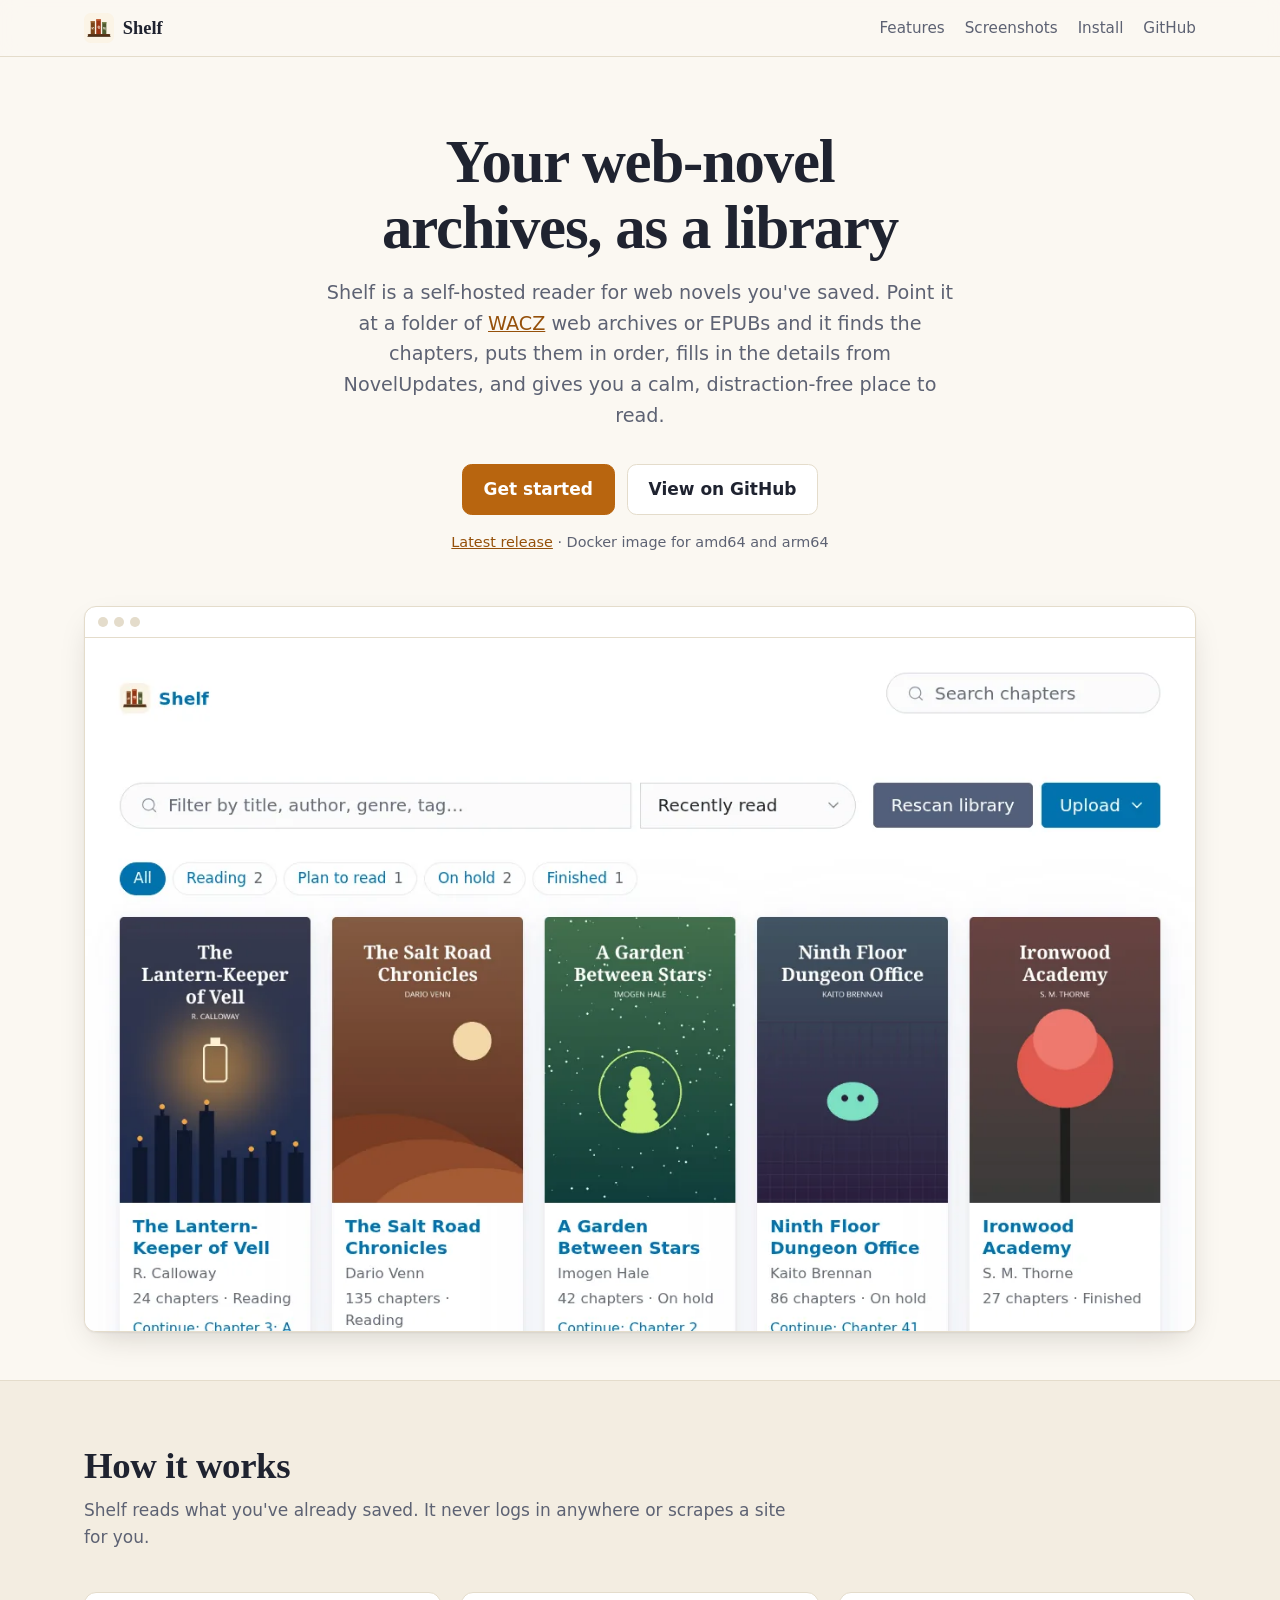
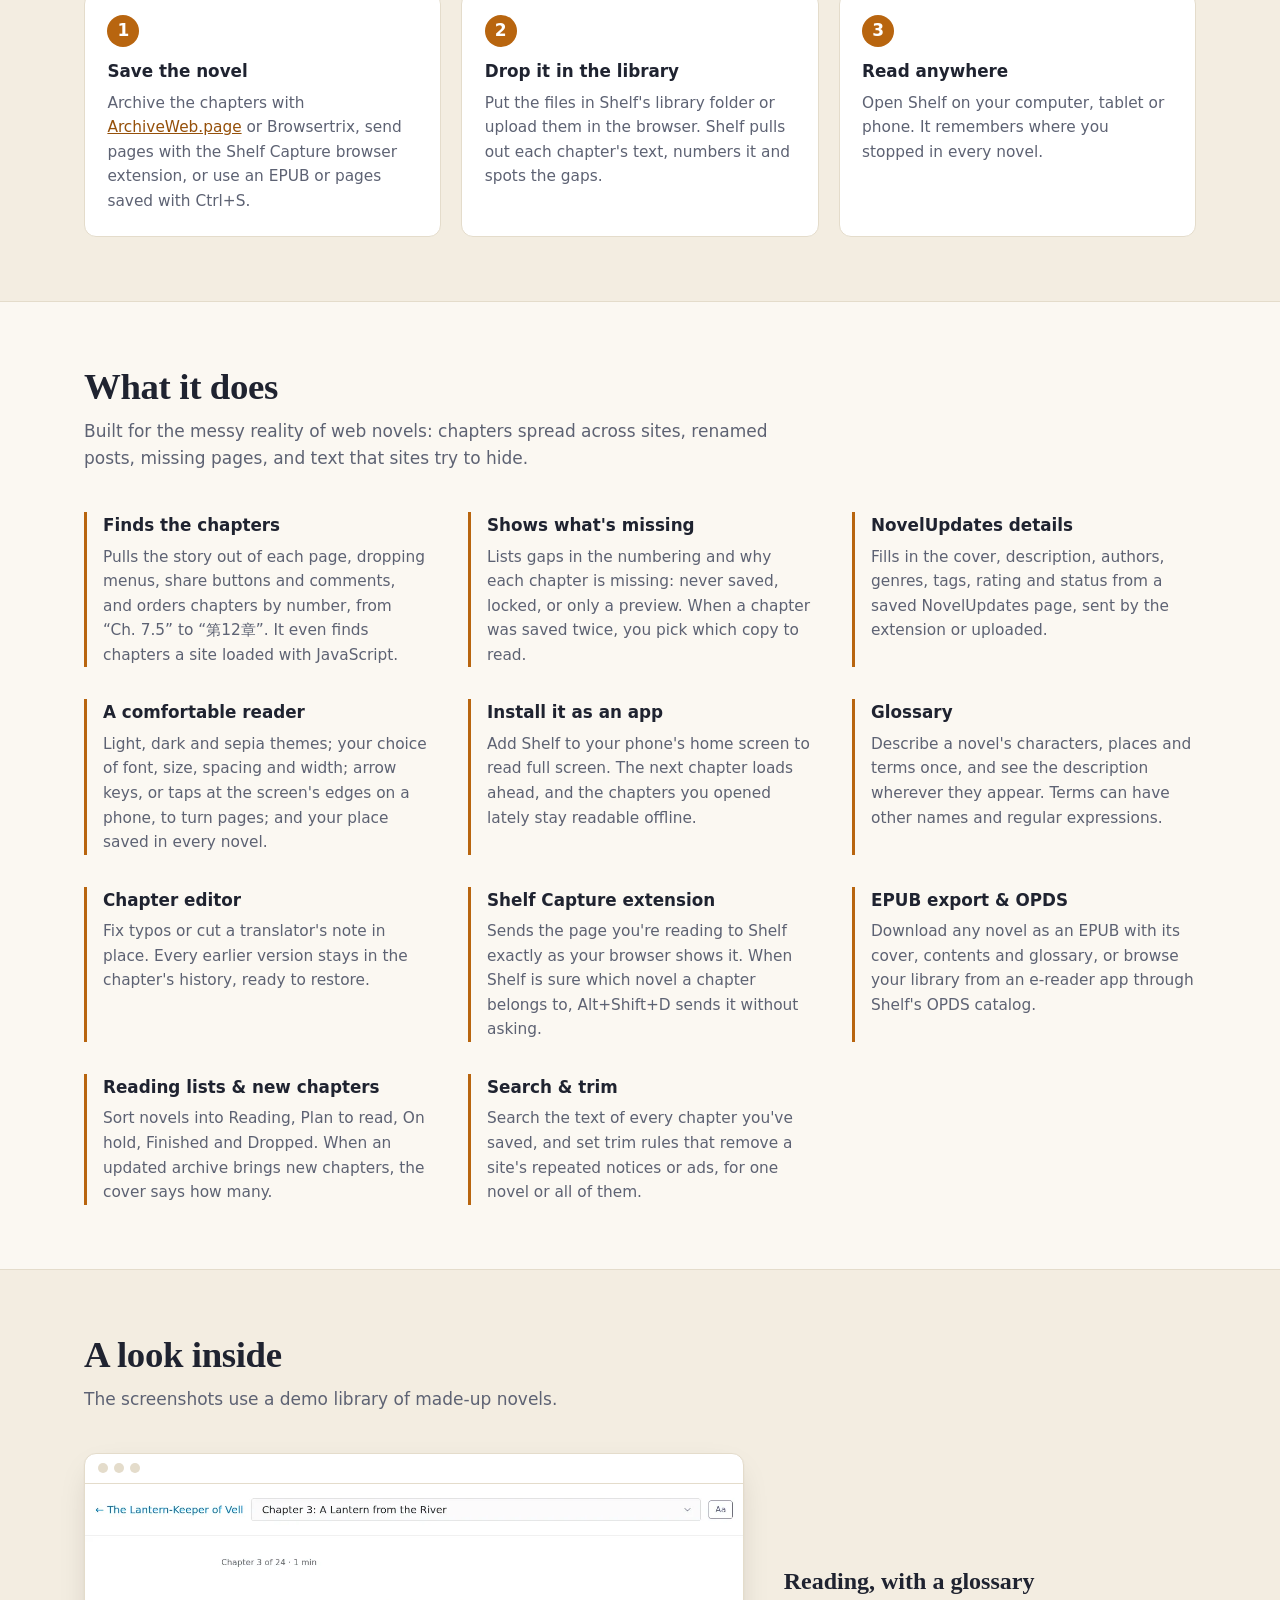
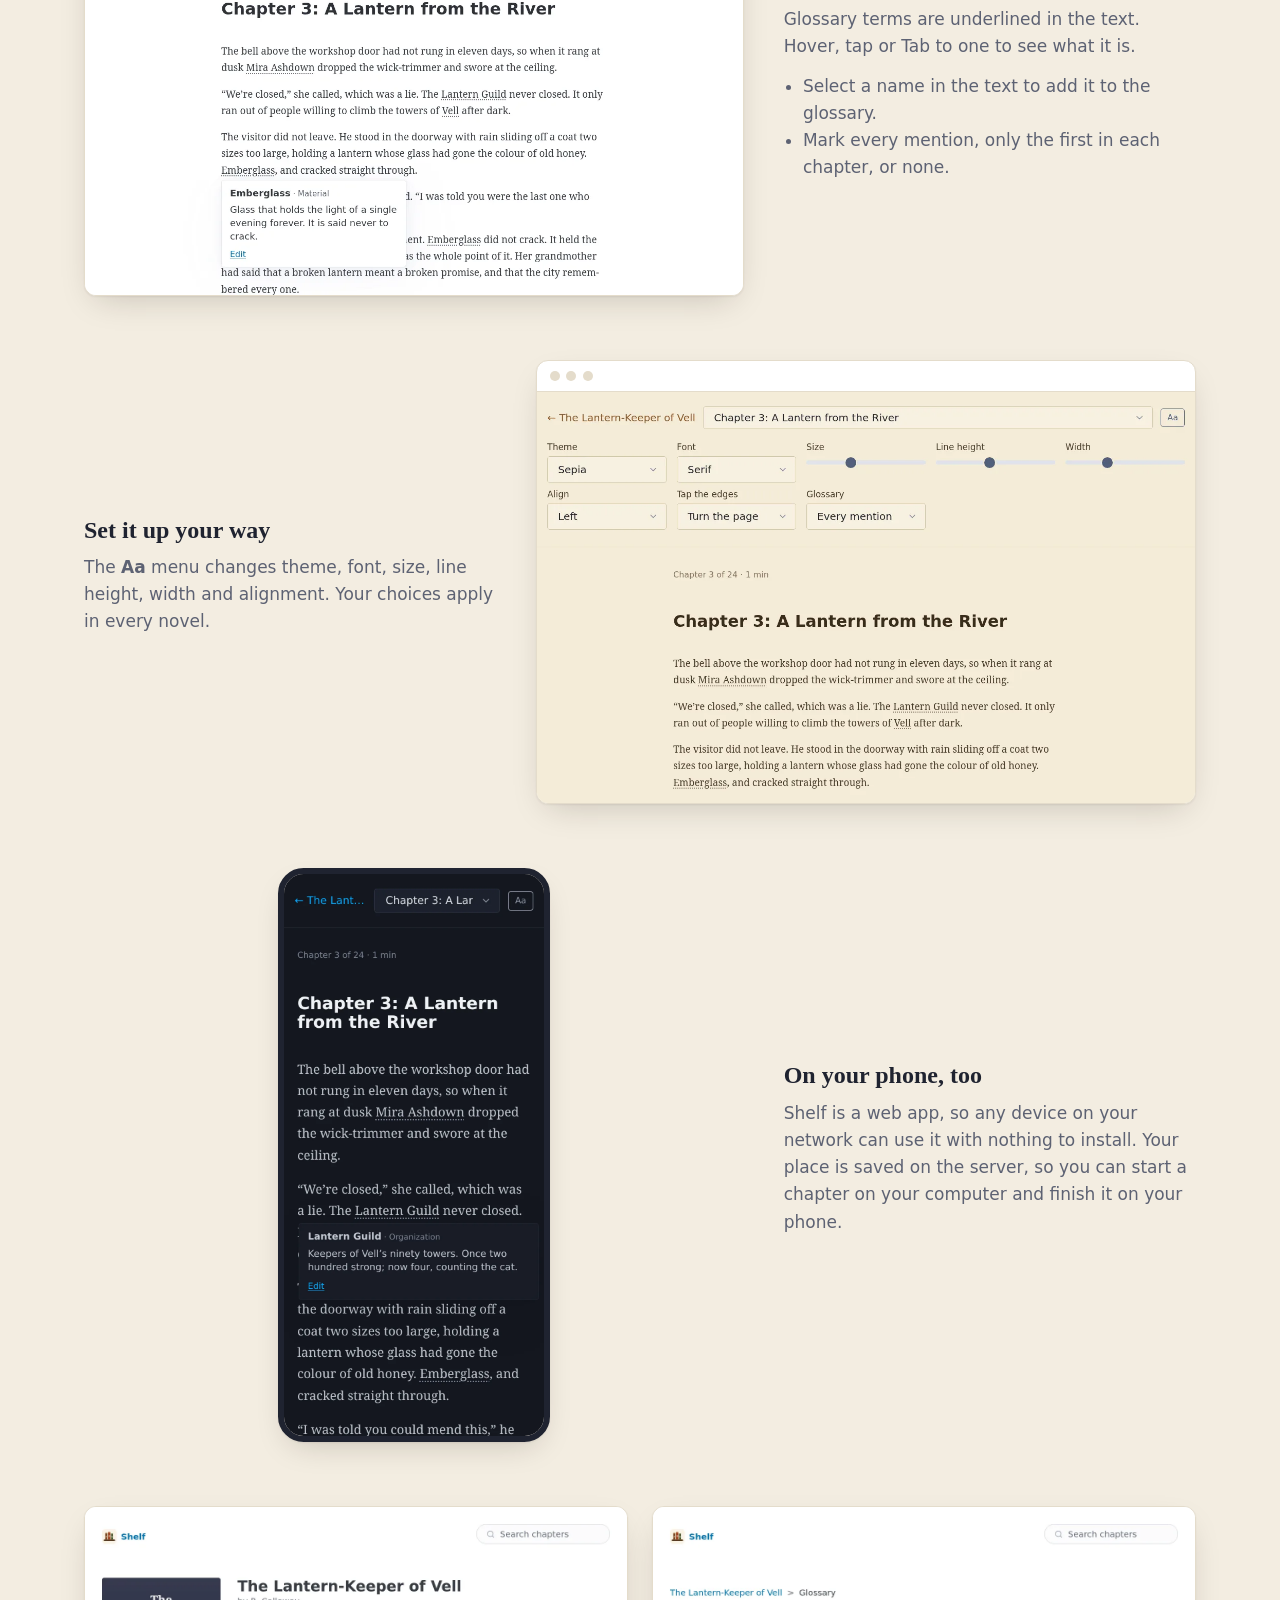
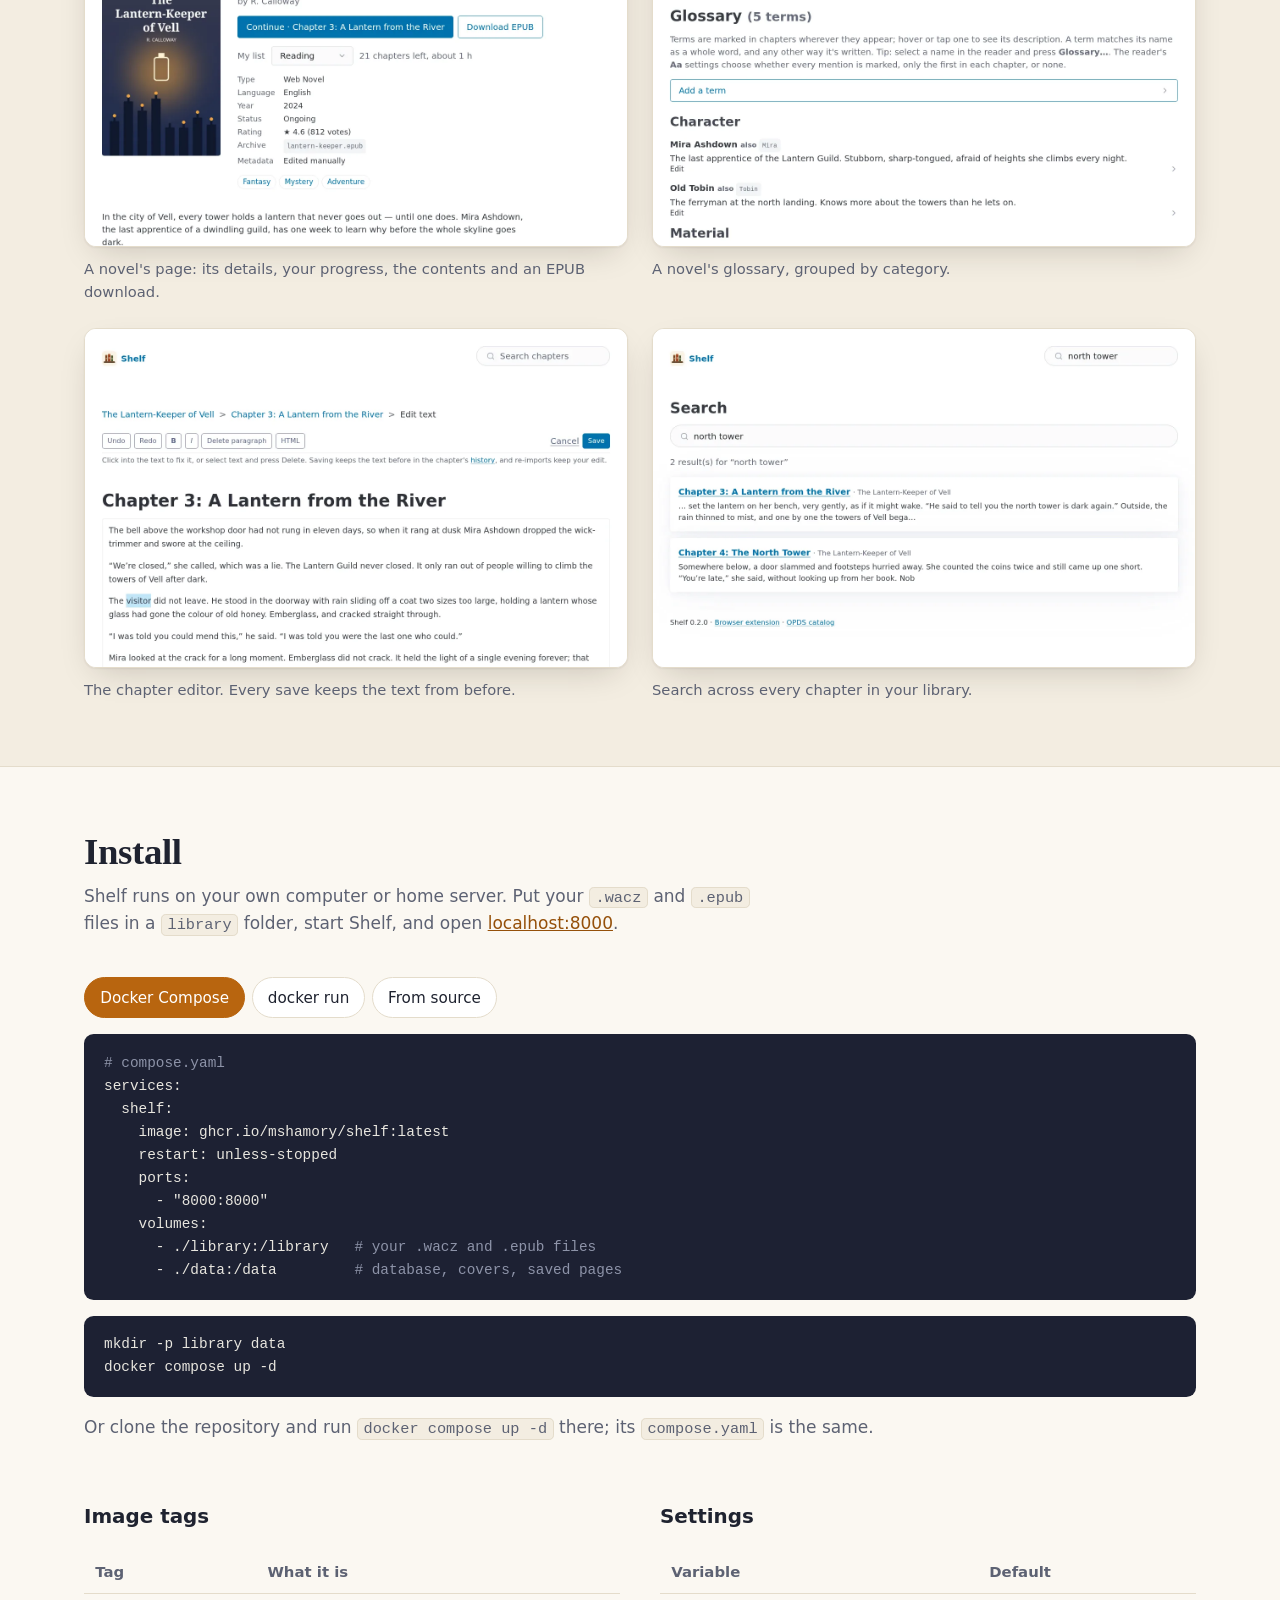
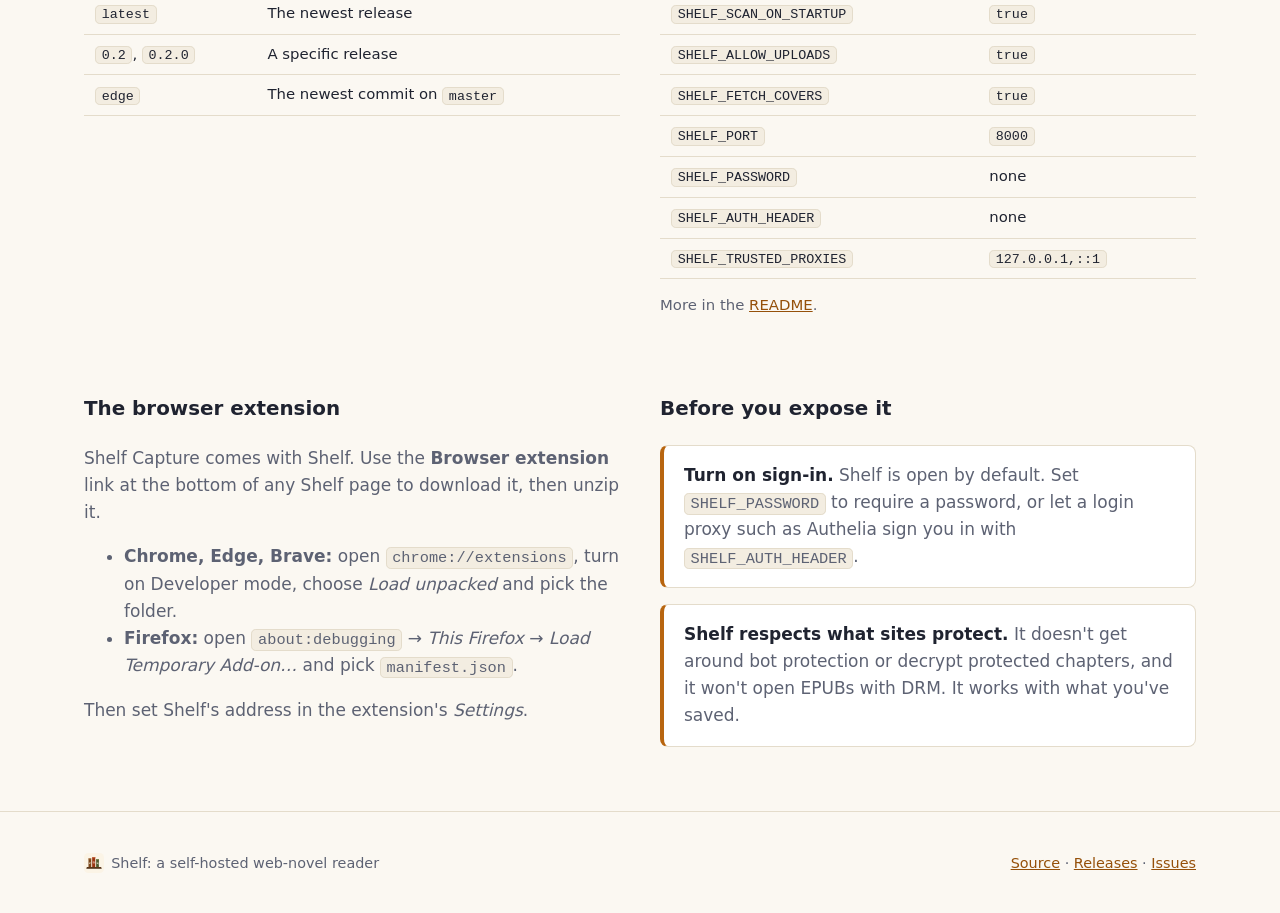
<file: docs/index.html>
<!doctype html>
<html lang="en">
<head>
<meta charset="utf-8">
<meta name="viewport" content="width=device-width, initial-scale=1">
<title>Shelf: a self-hosted reader for your web-novel archives</title>
<meta name="description" content="Shelf turns WACZ web archives and EPUBs of web novels into a clean, self-hosted library and reader, with NovelUpdates metadata, a glossary, a chapter editor and EPUB export.">
<meta property="og:title" content="Shelf">
<meta property="og:description" content="A self-hosted reader for your web-novel archives.">
<meta property="og:image" content="https://mshamory.github.io/Shelf/screenshots/library.webp">
<link rel="icon" type="image/svg+xml" href="icon.svg">
<link rel="apple-touch-icon" href="apple-touch-icon.png">
<style>
:root {
  color-scheme: light dark;
  --bg: #fbf8f2;
  --bg-alt: #f3ede1;
  --card: #ffffff;
  --ink: #1f2330;
  --muted: #5d6273;
  --line: #e4dccb;
  --accent: #b8650f;
  --accent-ink: #ffffff;
  --link: #95500a;
  --code-bg: #1d2133;
  --code-ink: #e8e6df;
  --shadow: 0 1px 2px rgb(30 25 15 / .06), 0 12px 32px -12px rgb(30 25 15 / .22);
  --serif: "Iowan Old Style", "Charter", "Bitstream Charter", "Noto Serif", Georgia, serif;
  --sans: system-ui, -apple-system, "Segoe UI", Roboto, "Noto Sans", sans-serif;
  --mono: ui-monospace, "SF Mono", "Cascadia Code", "JetBrains Mono", Menlo, Consolas, monospace;
}
@media (prefers-color-scheme: dark) {
  :root {
    --bg: #12151f;
    --bg-alt: #181c29;
    --card: #1d2231;
    --ink: #e9e6de;
    --muted: #a3a6b3;
    --line: #2c3243;
    --accent: #f2a541;
    --accent-ink: #1b1406;
    --link: #f4b660;
    --code-bg: #0b0d14;
    --shadow: 0 1px 2px rgb(0 0 0 / .3), 0 16px 40px -16px rgb(0 0 0 / .7);
  }
}
* { box-sizing: border-box; }
html { scroll-behavior: smooth; }
body { margin: 0; background: var(--bg); color: var(--ink); font: 17px/1.6 var(--sans); }
a { color: var(--link); }
img { max-width: 100%; height: auto; display: block; }
.wrap { max-width: 72rem; margin: 0 auto; padding-inline: 1.25rem; }

/* header */
header.top { position: sticky; top: 0; z-index: 10; background: color-mix(in srgb, var(--bg) 88%, transparent);
  backdrop-filter: blur(10px); border-bottom: 1px solid var(--line); }
header.top .wrap { display: flex; align-items: center; gap: 1.5rem; height: 3.5rem; }
.brand { display: inline-flex; align-items: center; gap: .55rem; font: 700 1.15rem var(--serif); color: var(--ink); text-decoration: none; margin-right: auto; }
.brand img, .foot-brand img { flex: none; }
.foot-brand { display: inline-flex; align-items: center; gap: .45rem; }
header nav { display: flex; gap: 1.25rem; font-size: .95rem; }
header nav a { color: var(--muted); text-decoration: none; }
header nav a:hover { color: var(--ink); }
@media (max-width: 40rem) { header nav a:not(.gh) { display: none; } }

/* hero */
.hero { padding-block: 4.5rem 3rem; text-align: center; }
.hero h1 { font: 700 clamp(2.3rem, 6vw, 3.8rem)/1.08 var(--serif); letter-spacing: -.02em; margin: 0 auto 1.1rem; max-width: 18ch; }
.hero p.lede { font-size: 1.2rem; color: var(--muted); max-width: 40rem; margin: 0 auto 2rem; }
.buttons { display: flex; gap: .75rem; justify-content: center; flex-wrap: wrap; }
.btn { display: inline-block; padding: .7rem 1.3rem; border-radius: .6rem; font-weight: 600; text-decoration: none;
  border: 1px solid var(--line); color: var(--ink); background: var(--card); }
.btn.primary { background: var(--accent); border-color: var(--accent); color: var(--accent-ink); }
.btn:hover { filter: brightness(1.06); }
.version { margin-top: 1rem; font-size: .9rem; color: var(--muted); }

.frame { border-radius: .75rem; overflow: hidden; box-shadow: var(--shadow); border: 1px solid var(--line); background: var(--card); }
.frame .bar { height: 1.9rem; display: flex; align-items: center; gap: .4rem; padding-inline: .8rem; border-bottom: 1px solid var(--line); }
.frame .bar i { width: .62rem; height: .62rem; border-radius: 50%; background: var(--line); }
.hero .frame { margin-top: 3.25rem; }

/* sections */
section { padding-block: 4rem; }
section.alt { background: var(--bg-alt); border-block: 1px solid var(--line); }
h2 { font: 700 clamp(1.7rem, 4vw, 2.3rem)/1.15 var(--serif); margin: 0 0 .6rem; letter-spacing: -.01em; }
.sub { color: var(--muted); margin: 0 0 2.5rem; max-width: 44rem; }

.steps { display: grid; grid-template-columns: repeat(auto-fit, minmax(15rem, 1fr)); gap: 1.25rem; counter-reset: step; }
.step { background: var(--card); border: 1px solid var(--line); border-radius: .75rem; padding: 1.4rem; }
.step::before { counter-increment: step; content: counter(step); display: inline-grid; place-items: center;
  width: 2rem; height: 2rem; border-radius: 50%; background: var(--accent); color: var(--accent-ink); font-weight: 700; margin-bottom: .7rem; }
.step h3, .feature h3 { margin: 0 0 .35rem; font-size: 1.05rem; }
.step p, .feature p { margin: 0; color: var(--muted); font-size: .96rem; }

.features { display: grid; grid-template-columns: repeat(auto-fit, minmax(17rem, 1fr)); gap: 2rem 2.5rem; }
.feature { padding-left: 1rem; border-left: 3px solid var(--accent); }

/* showcase rows */
.show { display: grid; grid-template-columns: 1.6fr 1fr; gap: 2.5rem; align-items: center; margin-bottom: 4rem; }
.show:last-child { margin-bottom: 0; }
.show.flip { grid-template-columns: 1fr 1.6fr; }
.show.flip .frame { order: 2; }
.show h3 { font: 700 1.5rem/1.2 var(--serif); margin: 0 0 .6rem; }
.show p { color: var(--muted); margin: 0 0 .8rem; }
.show ul { color: var(--muted); padding-left: 1.2rem; margin: 0; }
.phone { max-width: 17rem; margin-inline: auto; border-radius: 1.6rem; overflow: hidden; border: 6px solid var(--ink); box-shadow: var(--shadow); }
@media (max-width: 50rem) {
  .show, .show.flip { grid-template-columns: 1fr; gap: 1.5rem; }
  .show.flip .frame { order: 0; }
}

.gallery { display: grid; grid-template-columns: repeat(auto-fit, minmax(min(100%, 26rem), 1fr)); gap: 1.5rem; }
.gallery figure { margin: 0; }
.gallery figcaption { margin-top: .6rem; font-size: .92rem; color: var(--muted); }
.gallery a { display: block; }

/* install */
.tabs { display: flex; gap: .4rem; flex-wrap: wrap; margin-bottom: 1rem; }
.tabs button { font: inherit; font-size: .95rem; padding: .45rem .95rem; border-radius: 2rem; border: 1px solid var(--line);
  background: var(--card); color: var(--ink); cursor: pointer; }
.tabs button[aria-selected="true"] { background: var(--accent); border-color: var(--accent); color: var(--accent-ink); }
.panel p { color: var(--muted); }
pre { background: var(--code-bg); color: var(--code-ink); padding: 1.1rem 1.25rem; border-radius: .6rem; overflow-x: auto;
  font: .9rem/1.6 var(--mono); margin: 0 0 1rem; }
pre .c { color: #8d93a8; }
code { font-family: var(--mono); font-size: .9em; }
:not(pre) > code { background: var(--bg-alt); border: 1px solid var(--line); padding: .05rem .35rem; border-radius: .3rem; }
.cols { display: grid; grid-template-columns: repeat(auto-fit, minmax(20rem, 1fr)); gap: 2.5rem; }
.table-wrap { overflow-x: auto; }
table { border-collapse: collapse; width: 100%; font-size: .93rem; }
th, td { text-align: left; padding: .5rem .7rem; border-bottom: 1px solid var(--line); vertical-align: top; }
th { color: var(--muted); font-weight: 600; }

.note { background: var(--card); border: 1px solid var(--line); border-left: 4px solid var(--accent); border-radius: .5rem; padding: 1rem 1.25rem; color: var(--muted); }
.note strong { color: var(--ink); }

footer { padding-block: 2.5rem; color: var(--muted); font-size: .9rem; border-top: 1px solid var(--line); }
footer .wrap { display: flex; flex-wrap: wrap; gap: .5rem 1.5rem; justify-content: space-between; }
</style>
</head>
<body>

<header class="top">
  <div class="wrap">
    <a class="brand" href="#"><img src="icon.svg" alt="" width="30" height="30">Shelf</a>
    <nav>
      <a href="#features">Features</a>
      <a href="#screenshots">Screenshots</a>
      <a href="#install">Install</a>
      <a class="gh" href="https://github.com/mshamory/Shelf">GitHub</a>
    </nav>
  </div>
</header>

<main>
<section class="hero">
  <div class="wrap">
    <h1>Your web-novel archives, as a library</h1>
    <p class="lede">Shelf is a self-hosted reader for web novels you've saved. Point it at a folder of
      <a href="https://specs.webrecorder.net/wacz/latest/">WACZ</a> web archives or EPUBs and it finds the
      chapters, puts them in order, fills in the details from NovelUpdates, and gives you a calm,
      distraction-free place to read.</p>
    <div class="buttons">
      <a class="btn primary" href="#install">Get started</a>
      <a class="btn" href="https://github.com/mshamory/Shelf">View on GitHub</a>
    </div>
    <p class="version"><a href="https://github.com/mshamory/Shelf/releases/latest">Latest release</a> · Docker image for amd64 and arm64</p>
    <div class="frame">
      <div class="bar"><i></i><i></i><i></i></div>
      <picture>
        <source srcset="screenshots/library-dark.webp" media="(prefers-color-scheme: dark)">
        <img src="screenshots/library.webp" width="1280" height="800" alt="Shelf's library: six novels shown as covers, with Continue links on the ones being read">
      </picture>
    </div>
  </div>
</section>

<section class="alt">
  <div class="wrap">
    <h2>How it works</h2>
    <p class="sub">Shelf reads what you've already saved. It never logs in anywhere or scrapes a site for you.</p>
    <div class="steps">
      <div class="step"><h3>Save the novel</h3><p>Archive the chapters with <a href="https://archiveweb.page">ArchiveWeb.page</a> or Browsertrix, send pages with the Shelf Capture browser extension, or use an EPUB or pages saved with Ctrl+S.</p></div>
      <div class="step"><h3>Drop it in the library</h3><p>Put the files in Shelf's library folder or upload them in the browser. Shelf pulls out each chapter's text, numbers it and spots the gaps.</p></div>
      <div class="step"><h3>Read anywhere</h3><p>Open Shelf on your computer, tablet or phone. It remembers where you stopped in every novel.</p></div>
    </div>
  </div>
</section>

<section id="features">
  <div class="wrap">
    <h2>What it does</h2>
    <p class="sub">Built for the messy reality of web novels: chapters spread across sites, renamed posts, missing pages, and text that sites try to hide.</p>
    <div class="features">
      <div class="feature"><h3>Finds the chapters</h3><p>Pulls the story out of each page, dropping menus, share buttons and comments, and orders chapters by number, from “Ch. 7.5” to “第12章”. It even finds chapters a site loaded with JavaScript.</p></div>
      <div class="feature"><h3>Shows what's missing</h3><p>Lists gaps in the numbering and why each chapter is missing: never saved, locked, or only a preview. When a chapter was saved twice, you pick which copy to read.</p></div>
      <div class="feature"><h3>NovelUpdates details</h3><p>Fills in the cover, description, authors, genres, tags, rating and status from a saved NovelUpdates page, sent by the extension or uploaded.</p></div>
      <div class="feature"><h3>A comfortable reader</h3><p>Light, dark and sepia themes; your choice of font, size, spacing and width; arrow keys, or taps at the screen's edges on a phone, to turn pages; and your place saved in every novel.</p></div>
      <div class="feature"><h3>Install it as an app</h3><p>Add Shelf to your phone's home screen to read full screen. The next chapter loads ahead, and the chapters you opened lately stay readable offline.</p></div>
      <div class="feature"><h3>Glossary</h3><p>Describe a novel's characters, places and terms once, and see the description wherever they appear. Terms can have other names and regular expressions.</p></div>
      <div class="feature"><h3>Chapter editor</h3><p>Fix typos or cut a translator's note in place. Every earlier version stays in the chapter's history, ready to restore.</p></div>
      <div class="feature"><h3>Shelf Capture extension</h3><p>Sends the page you're reading to Shelf exactly as your browser shows it. When Shelf is sure which novel a chapter belongs to, Alt+Shift+D sends it without asking.</p></div>
      <div class="feature"><h3>EPUB export &amp; OPDS</h3><p>Download any novel as an EPUB with its cover, contents and glossary, or browse your library from an e-reader app through Shelf's OPDS catalog.</p></div>
      <div class="feature"><h3>Reading lists &amp; new chapters</h3><p>Sort novels into Reading, Plan to read, On hold, Finished and Dropped. When an updated archive brings new chapters, the cover says how many.</p></div>
      <div class="feature"><h3>Search &amp; trim</h3><p>Search the text of every chapter you've saved, and set trim rules that remove a site's repeated notices or ads, for one novel or all of them.</p></div>
    </div>
  </div>
</section>

<section id="screenshots" class="alt">
  <div class="wrap">
    <h2>A look inside</h2>
    <p class="sub">The screenshots use a demo library of made-up novels.</p>

    <div class="show">
      <div class="frame"><div class="bar"><i></i><i></i><i></i></div>
        <img src="screenshots/reader.webp" width="1280" height="800" loading="lazy" alt="The reader showing a chapter, with a glossary pop-up describing the term Emberglass"></div>
      <div>
        <h3>Reading, with a glossary</h3>
        <p>Glossary terms are underlined in the text. Hover, tap or Tab to one to see what it is.</p>
        <ul>
          <li>Select a name in the text to add it to the glossary.</li>
          <li>Mark every mention, only the first in each chapter, or none.</li>
        </ul>
      </div>
    </div>

    <div class="show flip">
      <div class="frame"><div class="bar"><i></i><i></i><i></i></div>
        <img src="screenshots/reader-sepia.webp" width="1280" height="800" loading="lazy" alt="The reader in the sepia theme with the reading settings open"></div>
      <div>
        <h3>Set it up your way</h3>
        <p>The <strong>Aa</strong> menu changes theme, font, size, line height, width and alignment. Your choices apply in every novel.</p>
      </div>
    </div>

    <div class="show">
      <div class="phone"><img src="screenshots/reader-phone.webp" width="780" height="1688" loading="lazy" alt="The reader on a phone in the dark theme, with a glossary pop-up open"></div>
      <div>
        <h3>On your phone, too</h3>
        <p>Shelf is a web app, so any device on your network can use it with nothing to install. Your place is saved on the server, so you can start a chapter on your computer and finish it on your phone.</p>
      </div>
    </div>

    <div class="gallery">
      <figure><a href="screenshots/novel.webp"><div class="frame"><img src="screenshots/novel.webp" width="1280" height="800" loading="lazy" alt="A novel's page with cover, details, Continue and Download EPUB buttons"></div></a>
        <figcaption>A novel's page: its details, your progress, the contents and an EPUB download.</figcaption></figure>
      <figure><a href="screenshots/glossary.webp"><div class="frame"><img src="screenshots/glossary.webp" width="1280" height="800" loading="lazy" alt="A novel's glossary page listing characters with their descriptions and other names"></div></a>
        <figcaption>A novel's glossary, grouped by category.</figcaption></figure>
      <figure><a href="screenshots/editor.webp"><div class="frame"><img src="screenshots/editor.webp" width="1280" height="800" loading="lazy" alt="The chapter editor with undo, bold, italic, delete paragraph and HTML buttons"></div></a>
        <figcaption>The chapter editor. Every save keeps the text from before.</figcaption></figure>
      <figure><a href="screenshots/search.webp"><div class="frame"><img src="screenshots/search.webp" width="1280" height="800" loading="lazy" alt="Search results for “north tower” showing matching passages from two chapters"></div></a>
        <figcaption>Search across every chapter in your library.</figcaption></figure>
    </div>
  </div>
</section>

<section id="install">
  <div class="wrap">
    <h2>Install</h2>
    <p class="sub">Shelf runs on your own computer or home server. Put your <code>.wacz</code> and <code>.epub</code> files in a <code>library</code> folder, start Shelf, and open <a href="http://localhost:8000">localhost:8000</a>.</p>

    <div class="tabs" role="tablist">
      <button role="tab" aria-selected="true" aria-controls="p-compose" id="t-compose">Docker Compose</button>
      <button role="tab" aria-selected="false" aria-controls="p-run" id="t-run">docker run</button>
      <button role="tab" aria-selected="false" aria-controls="p-source" id="t-source">From source</button>
    </div>

    <div class="panel" role="tabpanel" id="p-compose" aria-labelledby="t-compose">
<pre><span class="c"># compose.yaml</span>
services:
  shelf:
    image: ghcr.io/mshamory/shelf:latest
    restart: unless-stopped
    ports:
      - "8000:8000"
    volumes:
      - ./library:/library   <span class="c"># your .wacz and .epub files</span>
      - ./data:/data         <span class="c"># database, covers, saved pages</span></pre>
<pre>mkdir -p library data
docker compose up -d</pre>
      <p>Or clone the repository and run <code>docker compose up -d</code> there; its <code>compose.yaml</code> is the same.</p>
    </div>

    <div class="panel" role="tabpanel" id="p-run" aria-labelledby="t-run" hidden>
<pre>mkdir -p library data
docker run -d --name shelf -p 8000:8000 \
  -v "$PWD/library:/library" -v "$PWD/data:/data" \
  ghcr.io/mshamory/shelf:latest</pre>
      <p>The container runs as user ID 1000, so the two folders need to be writable by that user.</p>
    </div>

    <div class="panel" role="tabpanel" id="p-source" aria-labelledby="t-source" hidden>
<pre>git clone https://github.com/mshamory/Shelf.git
cd Shelf
uv sync
uv run shelf     <span class="c"># http://localhost:8000, uses ./library and ./data</span></pre>
      <p>Needs Python 3.12 and <a href="https://docs.astral.sh/uv/">uv</a>. Each <a href="https://github.com/mshamory/Shelf/releases">release</a> also has a wheel you can install with <code>pip install shelf-*.whl</code>.</p>
    </div>

    <div class="cols" style="margin-top:2.5rem">
      <div>
        <h3>Image tags</h3>
        <div class="table-wrap"><table>
          <tr><th>Tag</th><th>What it is</th></tr>
          <tr><td><code>latest</code></td><td>The newest release</td></tr>
          <tr><td><code>0.2</code>, <code>0.2.0</code></td><td>A specific release</td></tr>
          <tr><td><code>edge</code></td><td>The newest commit on <code>master</code></td></tr>
        </table></div>
      </div>
      <div>
        <h3>Settings</h3>
        <div class="table-wrap"><table>
          <tr><th>Variable</th><th>Default</th></tr>
          <tr><td><code>SHELF_SCAN_ON_STARTUP</code></td><td><code>true</code></td></tr>
          <tr><td><code>SHELF_ALLOW_UPLOADS</code></td><td><code>true</code></td></tr>
          <tr><td><code>SHELF_FETCH_COVERS</code></td><td><code>true</code></td></tr>
          <tr><td><code>SHELF_PORT</code></td><td><code>8000</code></td></tr>
          <tr><td><code>SHELF_PASSWORD</code></td><td>none</td></tr>
          <tr><td><code>SHELF_AUTH_HEADER</code></td><td>none</td></tr>
          <tr><td><code>SHELF_TRUSTED_PROXIES</code></td><td><code>127.0.0.1,::1</code></td></tr>
        </table></div>
        <p style="color:var(--muted);font-size:.93rem">More in the <a href="https://github.com/mshamory/Shelf#running-with-docker">README</a>.</p>
      </div>
    </div>

    <div class="cols" style="margin-top:2.5rem">
      <div>
        <h3>The browser extension</h3>
        <p style="color:var(--muted)">Shelf Capture comes with Shelf. Use the <strong>Browser extension</strong> link at the bottom of any Shelf page to download it, then unzip it.</p>
        <ul style="color:var(--muted)">
          <li><strong>Chrome, Edge, Brave:</strong> open <code>chrome://extensions</code>, turn on Developer mode, choose <em>Load unpacked</em> and pick the folder.</li>
          <li><strong>Firefox:</strong> open <code>about:debugging</code> → <em>This Firefox</em> → <em>Load Temporary Add-on…</em> and pick <code>manifest.json</code>.</li>
        </ul>
        <p style="color:var(--muted)">Then set Shelf's address in the extension's <em>Settings</em>.</p>
      </div>
      <div>
        <h3>Before you expose it</h3>
        <div class="note"><strong>Turn on sign-in.</strong> Shelf is open by default. Set <code>SHELF_PASSWORD</code> to require a password, or let a login proxy such as Authelia sign you in with <code>SHELF_AUTH_HEADER</code>.</div>
        <div class="note" style="margin-top:1rem"><strong>Shelf respects what sites protect.</strong> It doesn't get around bot protection or decrypt protected chapters, and it won't open EPUBs with DRM. It works with what you've saved.</div>
      </div>
    </div>
  </div>
</section>
</main>

<footer>
  <div class="wrap">
    <span class="foot-brand"><img src="icon.svg" alt="" width="20" height="20">Shelf: a self-hosted web-novel reader</span>
    <span><a href="https://github.com/mshamory/Shelf">Source</a> · <a href="https://github.com/mshamory/Shelf/releases">Releases</a> · <a href="https://github.com/mshamory/Shelf/issues">Issues</a></span>
  </div>
</footer>

<script>
  const tabs = [...document.querySelectorAll('[role=tab]')];
  for (const tab of tabs) tab.addEventListener('click', () => {
    for (const t of tabs) {
      const on = t === tab;
      t.setAttribute('aria-selected', on);
      document.getElementById(t.getAttribute('aria-controls')).hidden = !on;
    }
  });
</script>
</body>
</html>
</file>
